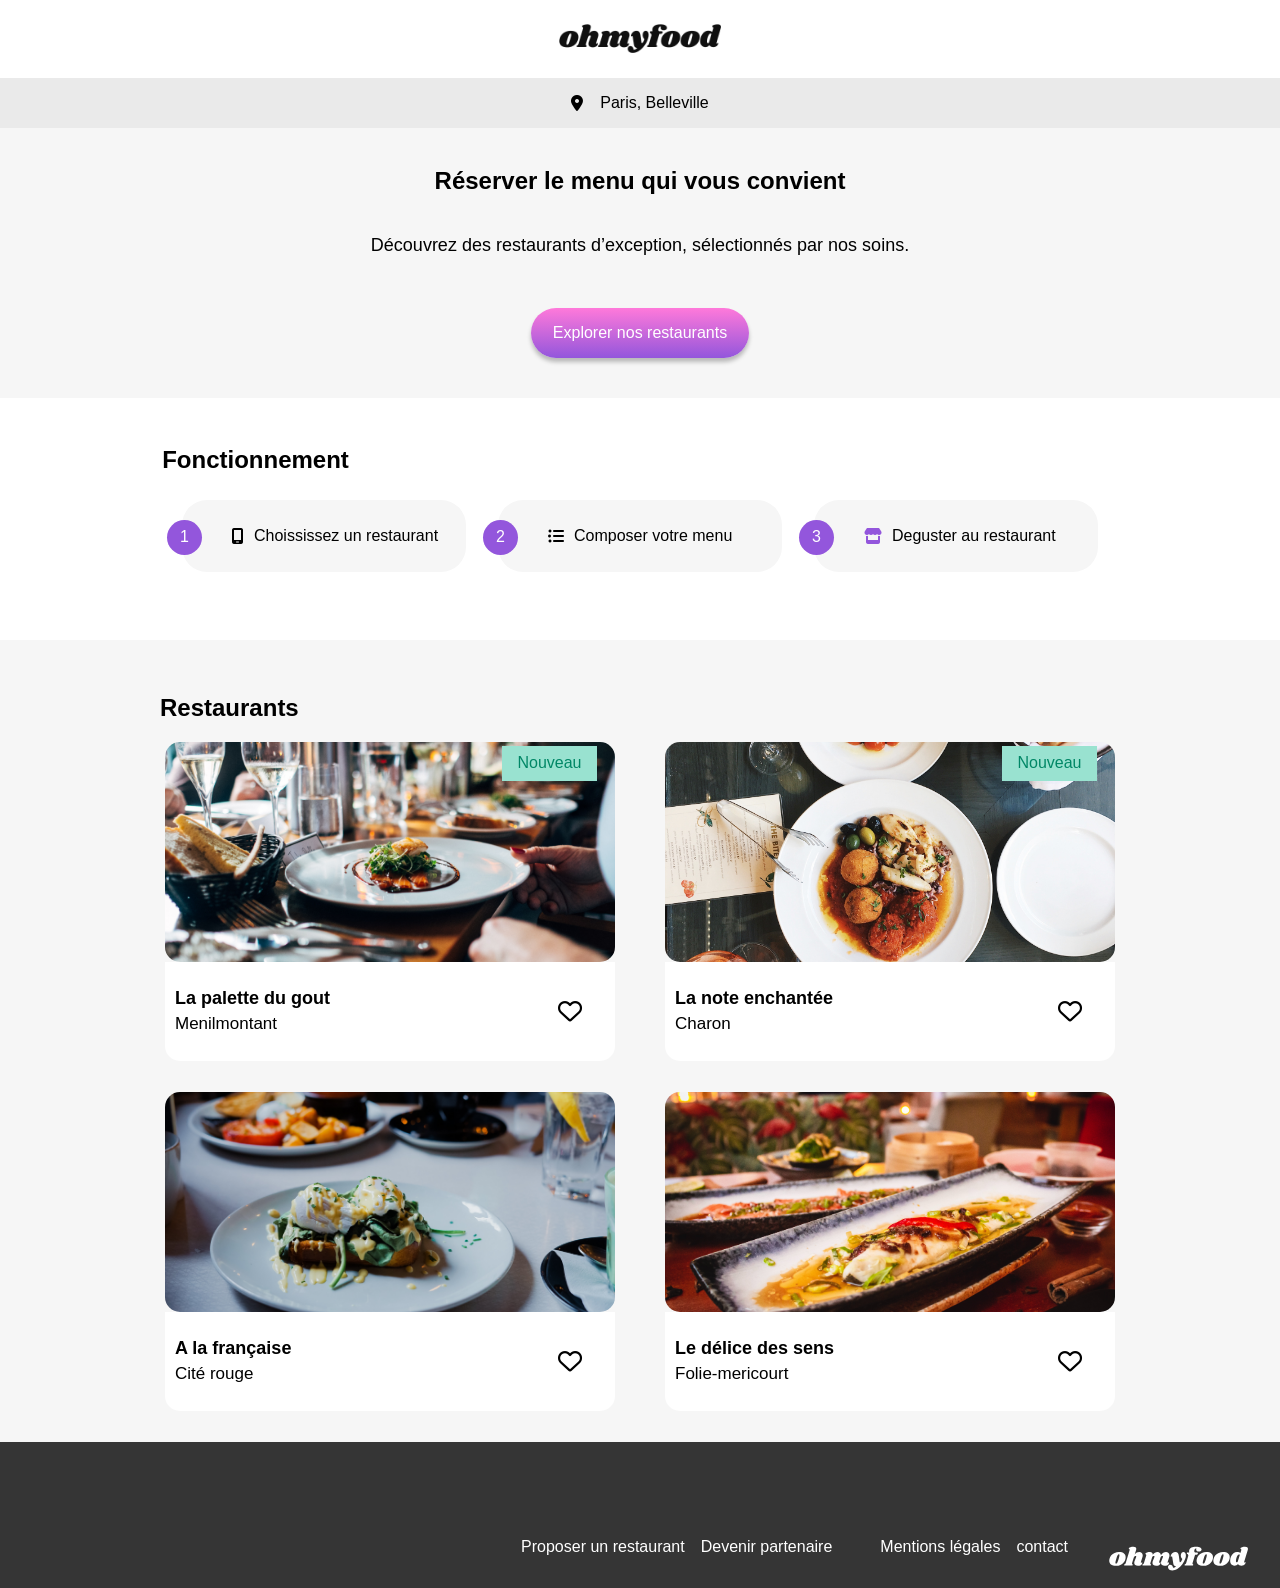
<file: index.html>
<!doctype html>
<html lang="fr">
    <head>
        <meta charset="UTF-8">
        <meta content="width=device-width, user-scalable=no, initial-scale=1.0, maximum-scale=1.0, minimum-scale=1.0"
              name="viewport">
        <meta content="ie=edge" http-equiv="X-UA-Compatible">
        <link rel="stylesheet" href="https://cdnjs.cloudflare.com/ajax/libs/font-awesome/6.2.1/css/all.min.css">
        <link href="https://fonts.googleapis.com" rel="preconnect">
        <link crossorigin href="https://fonts.gstatic.com" rel="preconnect">
        <link href="https://fonts.googleapis.com/css2?family=Lato:ital,wght@0,100;0,300;0,400;0,700;0,900;1,100;1,300;1,400;1,700;1,900&family=Manrope:wght@200..800&family=Montserrat:ital,wght@0,100..900;1,100..900&family=Roboto:ital,wght@0,100..900;1,100..900&display=swap"
              rel="stylesheet">
        <link href="css/style.css" rel="stylesheet">
        <title>OhMyFood - page principale</title>
    </head>
    <body>
       <div class="loader">
           <div class="loader__tournant"></div>
           <p>chargement...</p>
       </div>
        <header>
            <div class="header">
                <div class="header__btnRetour" hidden="hidden">Retour</div>
                <img alt="Logo princpale de PhMyFood" class="header__logo" src="images/logo/ohmyfood.png"/>
            </div>
            <div class="header__ville">
                <i class="fa-solid fa-location-dot header__ville--icon"></i>
                <p>Paris, Belleville</p>
            </div>
        </header>
        <main>
            <div class="menu">
                <h1 class="menu__title">Réserver le menu qui vous convient</h1>
                <p class="menu__description">Découvrez des restaurants d’exception, sélectionnés par nos soins.</p>
                <button class="menu__button btn-round">Explorer nos restaurants</button>
            </div>
            <section class="fonctionnement">
                <h2 class="fonctionnement__title">Fonctionnement</h2>
                <article class="fonctionnement__btn">
                    <a class="fonctionnement__btn__fonctionnement btn-round" href="#">
                        <p class="fonctionnement__btn__fonctionnement--number">1</p>
                        <i class="fa-solid fa-mobile-screen"></i>
                        <p class="fonctionnement__btn__fonctionnement--texte">Choississez un restaurant</p>
                    </a>
                    <a class="fonctionnement__btn__fonctionnement btn-round" href="#">
                        <p class="fonctionnement__btn__fonctionnement--number">2</p>
                        <i class="fa-solid fa-list-ul"></i>
                        <p class="fonctionnement__btn__fonctionnement--texte">Composer votre menu</p>
                    </a>
                    <a class="fonctionnement__btn__fonctionnement btn-round" href="#">
                        <p class="fonctionnement__btn__fonctionnement--number">3</p>
                        <i class="fa-solid fa-store fonctionnement__btn__fonctionnement--icone"></i>
                        <p class="fonctionnement__btn__fonctionnement--texte">Deguster au restaurant</p>
                    </a>
                </article>
            </section>
            <section class="restaurant">
                <div class="restaurantContainer">
                    <h2 class="restaurant__title">Restaurants</h2>
                    <article class="restaurant__vignette">
                        <div class="restaurant__vignette__column">
                            <a class="restaurant__vignette__anchor" href="restaurants/laPaletteDuGout.html">
                                <section class="restaurant__vignette__column--img--section">
                                    <img alt="Une photo d'un plat"
                                         class="restaurant__vignette__column--img"
                                         src="./images/restaurants/jay-wennington-N_Y88TWmGwA-unsplash.jpg">
                                    <div class="restaurant__vignette__column--img--nouveau">Nouveau</div>
                                </section>
                            </a>
                            <div class="restaurant__vignette__column__flexBottom">
                                <div class="restaurant__vignette__column__flexBottom--left">
                                    <h3 class="restaurant__vignette__column__flexBottom--left--title">La palette du
                                        gout</h3>
                                    <p class="restaurant__vignette__column__flexBottom--left--description">
                                        Menilmontant</p>
                                </div>
                                <div class="restaurant__vignette__column__flexBottom__right">
                                    <div class="heart-container">
                                        <i class="fa-regular fa-heart heart-empty"></i>
                                        <i class="fa-solid fa-heart heart-full"></i>
                                    </div>
                                </div>
                            </div>
                        </div>
                    </article>
                    <article class="restaurant__vignette">
                        <div class="restaurant__vignette__column">
                            <a class="restaurant__vignette__anchor" href="./restaurants/LaNoteEnchantee.html">
                                <section class="restaurant__vignette__column--img--section">
                                    <img alt="Une photo d'un plat"
                                         class="restaurant__vignette__column--img"
                                         src="./images/restaurants/stil-u2Lp8tXIcjw-unsplash.jpg">
                                    <div class="restaurant__vignette__column--img--nouveau">Nouveau</div>
                                </section>
                            </a>
                            <div class="restaurant__vignette__column__flexBottom">
                                <div class="restaurant__vignette__column__flexBottom--left">
                                    <h3 class="restaurant__vignette__column__flexBottom--left--title">La note
                                        enchantée</h3>
                                    <p class="restaurant__vignette__column__flexBottom--left--description">
                                        Charon</p>
                                </div>
                                <div class="restaurant__vignette__column__flexBottom__right">
                                    <div class="heart-container">
                                        <i class="fa-regular fa-heart heart-empty"></i>
                                        <i class="fa-solid fa-heart heart-full"></i>
                                    </div>
                                </div>
                            </div>
                        </div>
                    </article>
                    <article class="restaurant__vignette">
                        <div class="restaurant__vignette__column">
                            <a class="restaurant__vignette__anchor" href="./restaurants/aLaFrancaise.html">
                                <img alt="Une photo d'un plat"
                                     class="restaurant__vignette__column--img"
                                     src="./images/restaurants/toa-heftiba-DQKerTsQwi0-unsplash.jpg">
                            </a>
                            <div class="restaurant__vignette__column__flexBottom">
                                <div class="restaurant__vignette__column__flexBottom--left">
                                    <h3 class="restaurant__vignette__column__flexBottom--left--title">A la
                                        française</h3>
                                    <p class="restaurant__vignette__column__flexBottom--left--description">
                                        Cité rouge</p>
                                </div>
                                <div class="restaurant__vignette__column__flexBottom__right">
                                    <div class="heart-container">
                                        <i class="fa-regular fa-heart heart-empty"></i>
                                        <i class="fa-solid fa-heart heart-full"></i>
                                    </div>
                                </div>
                            </div>
                        </div>
                    </article>
                    <article class="restaurant__vignette">
                        <div class="restaurant__vignette__column">
                            <a class="restaurant__vignette__anchor" href="./restaurants/leDeliceDesSens.html">
                                <img alt="Une photo d'un plat"
                                     class="restaurant__vignette__column--img"
                                     src="./images/restaurants/louis-hansel-shotsoflouis-qNBGVyOCY8Q-unsplash.jpg">
                            </a>
                            <div class="restaurant__vignette__column__flexBottom">
                                <div class="restaurant__vignette__column__flexBottom--left">
                                    <h3 class="restaurant__vignette__column__flexBottom--left--title">Le délice des
                                        sens</h3>
                                    <p class="restaurant__vignette__column__flexBottom--left--description">
                                        Folie-mericourt</p>
                                </div>
                                <div class="restaurant__vignette__column__flexBottom__right">
                                    <div class="heart-container">
                                        <i class="fa-regular fa-heart heart-empty"></i>
                                        <i class="fa-solid fa-heart heart-full"></i>
                                    </div>
                                </div>
                            </div>
                        </div>
                    </article>
                </div>
            </section>
        </main>
        <footer>
            <section class="footer__section">
                <div class="footer__section__img"><img alt="" src="./images/logo/ohmyfood@2x.svg" style="fill:white">
                </div>
                <div class="footer__section__texte">
                    <p>Proposer un restaurant</p>
                    <p>Devenir partenaire</p>
                    <p>Mentions légales</p>
                    <p>contact</p>
                </div>
            </section>
        </footer>
    </body>
</html>
</file>
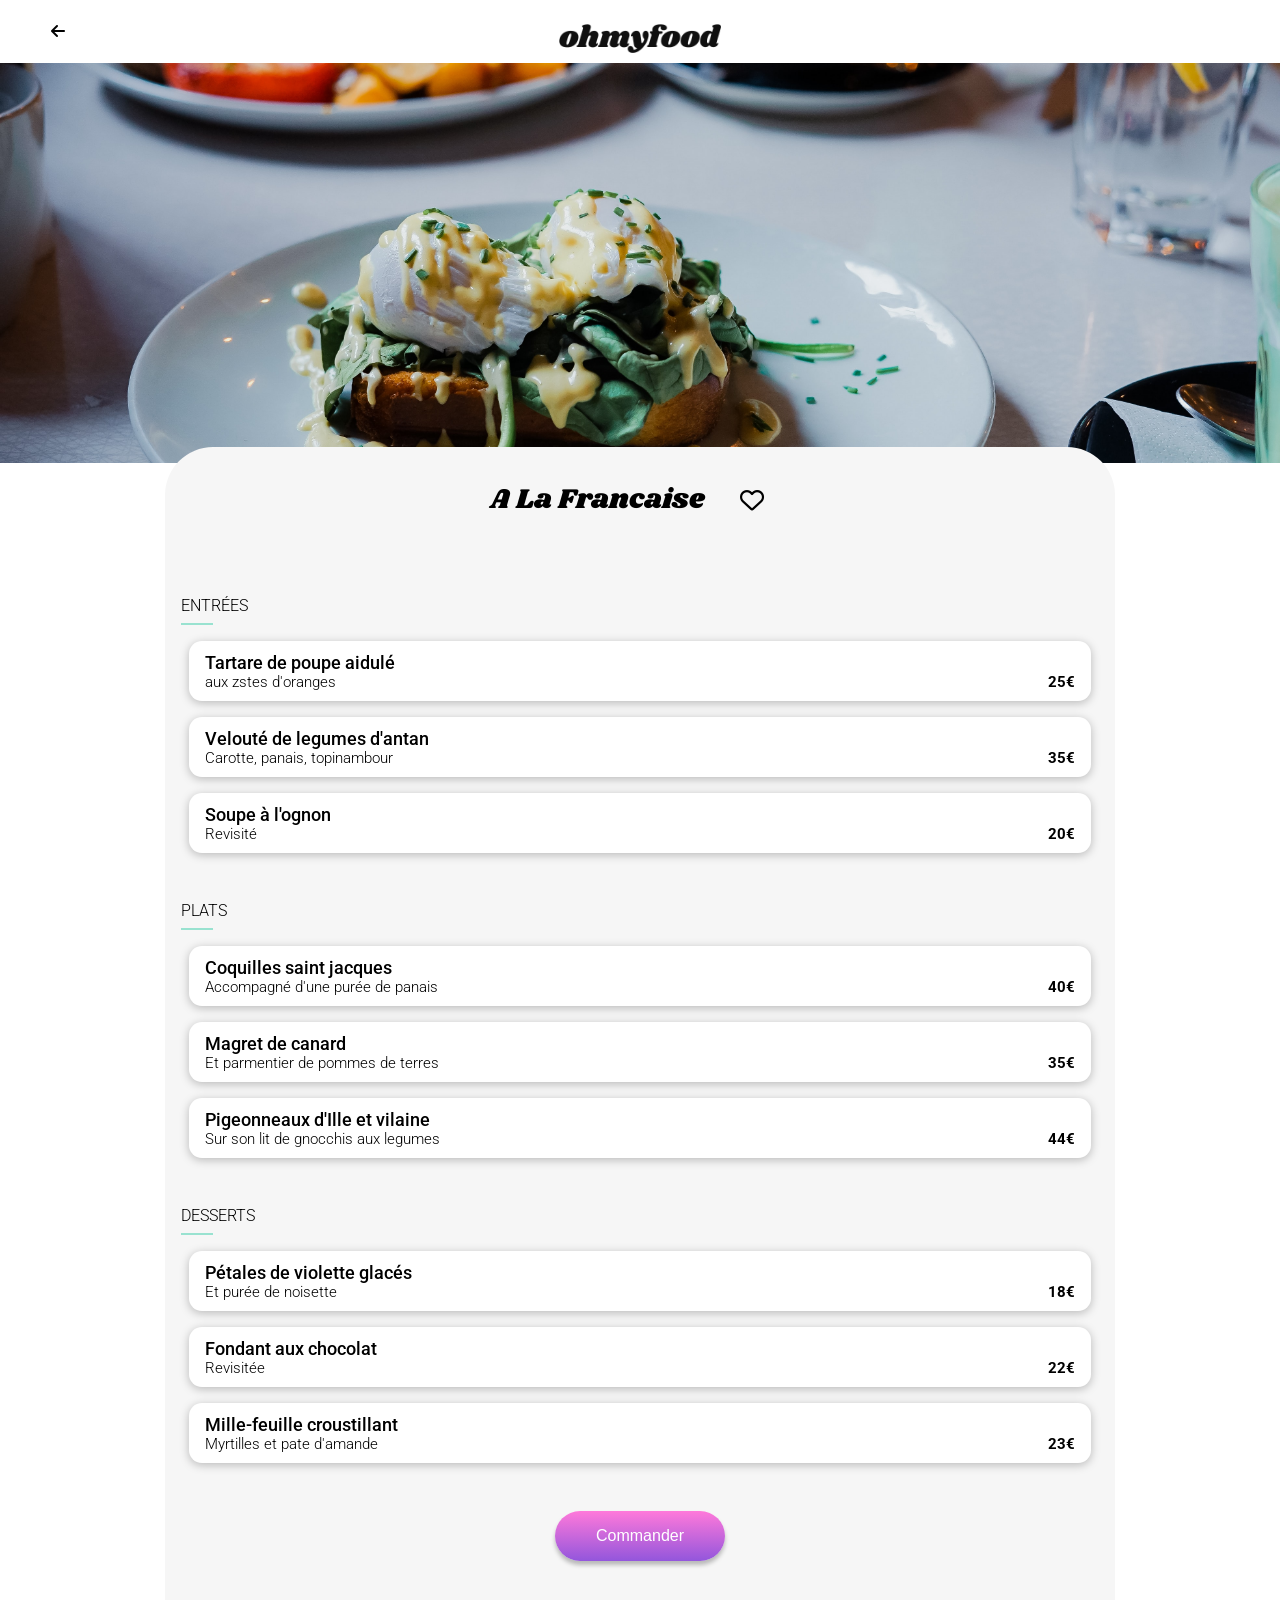
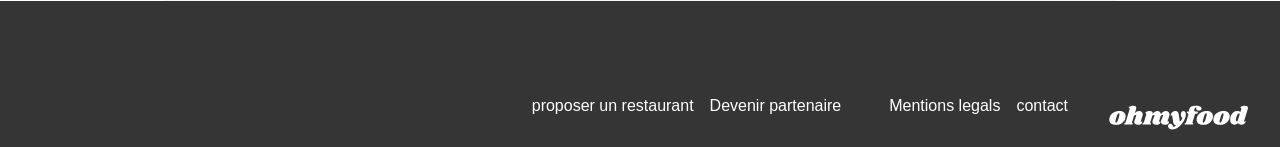
<file: restaurants/aLaFrancaise.html>
<!doctype html>
<html lang="fr">
  <head>
    <meta charset="UTF-8">
    <meta content="width=device-width, user-scalable=no, initial-scale=1.0, maximum-scale=1.0, minimum-scale=1.0"
          name="viewport">
    <meta content="ie=edge" http-equiv="X-UA-Compatible">
    <link rel="stylesheet" href="https://cdnjs.cloudflare.com/ajax/libs/font-awesome/6.2.1/css/all.min.css">
    <link href="https://fonts.googleapis.com" rel="preconnect">
    <link crossorigin href="https://fonts.gstatic.com" rel="preconnect">
    <link href="https://fonts.googleapis.com/css2?family=Lato:ital,wght@0,100;0,300;0,400;0,700;0,900;1,100;1,300;1,400;1,700;1,900&family=Manrope:wght@200..800&family=Montserrat:ital,wght@0,100..900;1,100..900&family=Roboto:ital,wght@0,100..900;1,100..900&display=swap"
          rel="stylesheet">
    <link href="https://fonts.googleapis.com" rel="preconnect">
    <link crossorigin href="https://fonts.gstatic.com" rel="preconnect">
    <link href="https://fonts.googleapis.com/css2?family=Lato:ital,wght@0,100;0,300;0,400;0,700;0,900;1,100;1,300;1,400;1,700;1,900&family=Manrope:wght@200..800&family=Montserrat:ital,wght@0,100..900;1,100..900&family=Roboto:ital,wght@0,100..900;1,100..900&family=Shrikhand&display=swap"
          rel="stylesheet">
    <link href="../css/style.css" rel="stylesheet">
    <title>OhMyFood - restauraznt - A la Française</title>
  </head>
  <body>
    <header>
      <div class="header">
        <div class="header__btnRetour"><a href="../index.html"><i class="fa-solid fa-arrow-left"></i></a></div>
        <img alt="Logo princpale de PhMyFood" class="header__logo" src="../images/logo/ohmyfood.png"/>
      </div>
    </header>
    <main>
      <section class="container">
        <div class="container__image">
          <img alt="La Palette du Gout" src="../images/restaurants/toa-heftiba-DQKerTsQwi0-unsplash.jpg">
        </div>
      </section>
      <section class="container__type">
        <article class="container__type__titre">
          <h1 class="container__type__titre__menu">A La Francaise</h1>
          <div class="container__type__titre__like">
            <div class="heart-container">
              <i class="fa-regular fa-heart heart-empty"></i>
              <i class="fa-solid fa-heart heart-full"></i>
            </div>
          </div>
        </article>
        <article class="container__type__menu">
          <div class="container__type__menu__titre">
            <div class="container__type__menu__titre--titre">ENTRÉES</div>
            <div class="container__type__menu__titre--ligne"></div>
          </div>
          <div class="container__type__menu__details btn-round">
            <div class="container__type__menu__details__recette">
              <div class="container__type__menu__details__recette--titre">Tartare de poupe aidulé</div>
              <div class="container__type__menu__details__recette--detailRecette">aux zstes d'oranges
              </div>
            </div>
            <div class="container__type__menu__details__recette--prix">
              <div class="container__type__menu__details__recette--prix--valeur">25€</div>
              <div class="container__type__menu__details__recette--prix--hover"><i
                      class="fa-solid fa-circle-check container__type__menu__details__recette--prix--hover--icone"></i>
              </div>
            </div>
          </div>
          <div class="container__type__menu__details btn-round">
            <div class="container__type__menu__details__recette">
              <div class="container__type__menu__details__recette--titre">Velouté de legumes d'antan</div>
              <div class="container__type__menu__details__recette--detailRecette">Carotte, panais, topinambour
              </div>
            </div>
            <div class="container__type__menu__details__recette--prix">
              <div class="container__type__menu__details__recette--prix--valeur">35€</div>
              <div class="container__type__menu__details__recette--prix--hover"><i
                      class="fa-solid fa-circle-check container__type__menu__details__recette--prix--hover--icone"></i>
              </div>
            </div>
          </div>
          <div class="container__type__menu__details btn-round">
            <div class="container__type__menu__details__recette">
              <div class="container__type__menu__details__recette--titre">Soupe à l'ognon</div>
              <div class="container__type__menu__details__recette--detailRecette">Revisité
              </div>
            </div>
            <div class="container__type__menu__details__recette--prix">
              <div class="container__type__menu__details__recette--prix--valeur">20€</div>
              <div class="container__type__menu__details__recette--prix--hover"><i
                      class="fa-solid fa-circle-check container__type__menu__details__recette--prix--hover--icone"></i>
              </div>
            </div>
          </div>
        </article>
        <article class="container__type__menu">
          <div class="container__type__menu__titre">
            <div class="container__type__menu__titre--titre">PLATS</div>
            <div class="container__type__menu__titre--ligne"></div>
          </div>
          <div class="container__type__menu__details btn-round">
            <div class="container__type__menu__details__recette">
              <div class="container__type__menu__details__recette--titre">Coquilles saint jacques
              </div>
              <div class="container__type__menu__details__recette--detailRecette">Accompagné d'une purée de panais
              </div>
            </div>
            <div class="container__type__menu__details__recette--prix">
              <div class="container__type__menu__details__recette--prix--valeur">40€</div>
              <div class="container__type__menu__details__recette--prix--hover"><i
                      class="fa-solid fa-circle-check container__type__menu__details__recette--prix--hover--icone"></i>
              </div>
            </div>
          </div>
          <div class="container__type__menu__details btn-round">
            <div class="container__type__menu__details__recette">
              <div class="container__type__menu__details__recette--titre">Magret de canard</div>
              <div class="container__type__menu__details__recette--detailRecette">Et parmentier de pommes de terres
              </div>
            </div>
            <div class="container__type__menu__details__recette--prix">
              <div class="container__type__menu__details__recette--prix--valeur">35€</div>
              <div class="container__type__menu__details__recette--prix--hover"><i
                      class="fa-solid fa-circle-check container__type__menu__details__recette--prix--hover--icone"></i>
              </div>
            </div>
          </div>
          <div class="container__type__menu__details btn-round">
            <div class="container__type__menu__details__recette">
              <div class="container__type__menu__details__recette--titre">Pigeonneaux d'Ille et vilaine</div>
              <div class="container__type__menu__details__recette--detailRecette">Sur son lit de gnocchis aux legumes
              </div>
            </div>
            <div class="container__type__menu__details__recette--prix">
              <div class="container__type__menu__details__recette--prix--valeur">44€</div>
              <div class="container__type__menu__details__recette--prix--hover"><i
                      class="fa-solid fa-circle-check container__type__menu__details__recette--prix--hover--icone"></i>
              </div>
            </div>
          </div>
        </article>
        <article class="container__type__menu">
          <div class="container__type__menu__titre">
            <div class="container__type__menu__titre--titre">DESSERTS</div>
            <div class="container__type__menu__titre--ligne"></div>
          </div>
          <div class="container__type__menu__details btn-round">
            <div class="container__type__menu__details__recette">
              <div class="container__type__menu__details__recette--titre">Pétales de violette glacés
              </div>
              <div class="container__type__menu__details__recette--detailRecette">Et purée de noisette
              </div>
            </div>
            <div class="container__type__menu__details__recette--prix">
              <div class="container__type__menu__details__recette--prix--valeur">18€</div>
              <div class="container__type__menu__details__recette--prix--hover"><i
                      class="fa-solid fa-circle-check container__type__menu__details__recette--prix--hover--icone"></i>
              </div>
            </div>
          </div>
          <div class="container__type__menu__details btn-round">
            <div class="container__type__menu__details__recette">
              <div class="container__type__menu__details__recette--titre">Fondant aux chocolat</div>
              <div class="container__type__menu__details__recette--detailRecette">Revisitée
              </div>
            </div>
            <div class="container__type__menu__details__recette--prix">
              <div class="container__type__menu__details__recette--prix--valeur">22€</div>
              <div class="container__type__menu__details__recette--prix--hover"><i
                      class="fa-solid fa-circle-check container__type__menu__details__recette--prix--hover--icone"></i>
              </div>
            </div>
          </div>
          <div class="container__type__menu__details btn-round">
            <div class="container__type__menu__details__recette">
              <div class="container__type__menu__details__recette--titre">Mille-feuille croustillant</div>
              <div class="container__type__menu__details__recette--detailRecette">Myrtilles et pate d'amande
              </div>
            </div>
            <div class="container__type__menu__details__recette--prix">
              <div class="container__type__menu__details__recette--prix--valeur">23€</div>
              <div class="container__type__menu__details__recette--prix--hover"><i
                      class="fa-solid fa-circle-check container__type__menu__details__recette--prix--hover--icone"></i>
              </div>
            </div>
          </div>
        </article>
        <button class="menu__button menu__button__commander btn-round margin-auto">Commander</button>
      </section>
    </main>
    <footer>
      <section class="footer__section">
        <div class="footer__section__img"><img alt="" src="../images/logo/ohmyfood@2x.svg">
        </div>
        <div class="footer__section__texte">
          <p>proposer un restaurant</p>
          <p>Devenir partenaire</p>
          <p>Mentions legals</p>
          <p>contact</p>
        </div>
      </section>
    </footer>
  </body>
</html>
</file>
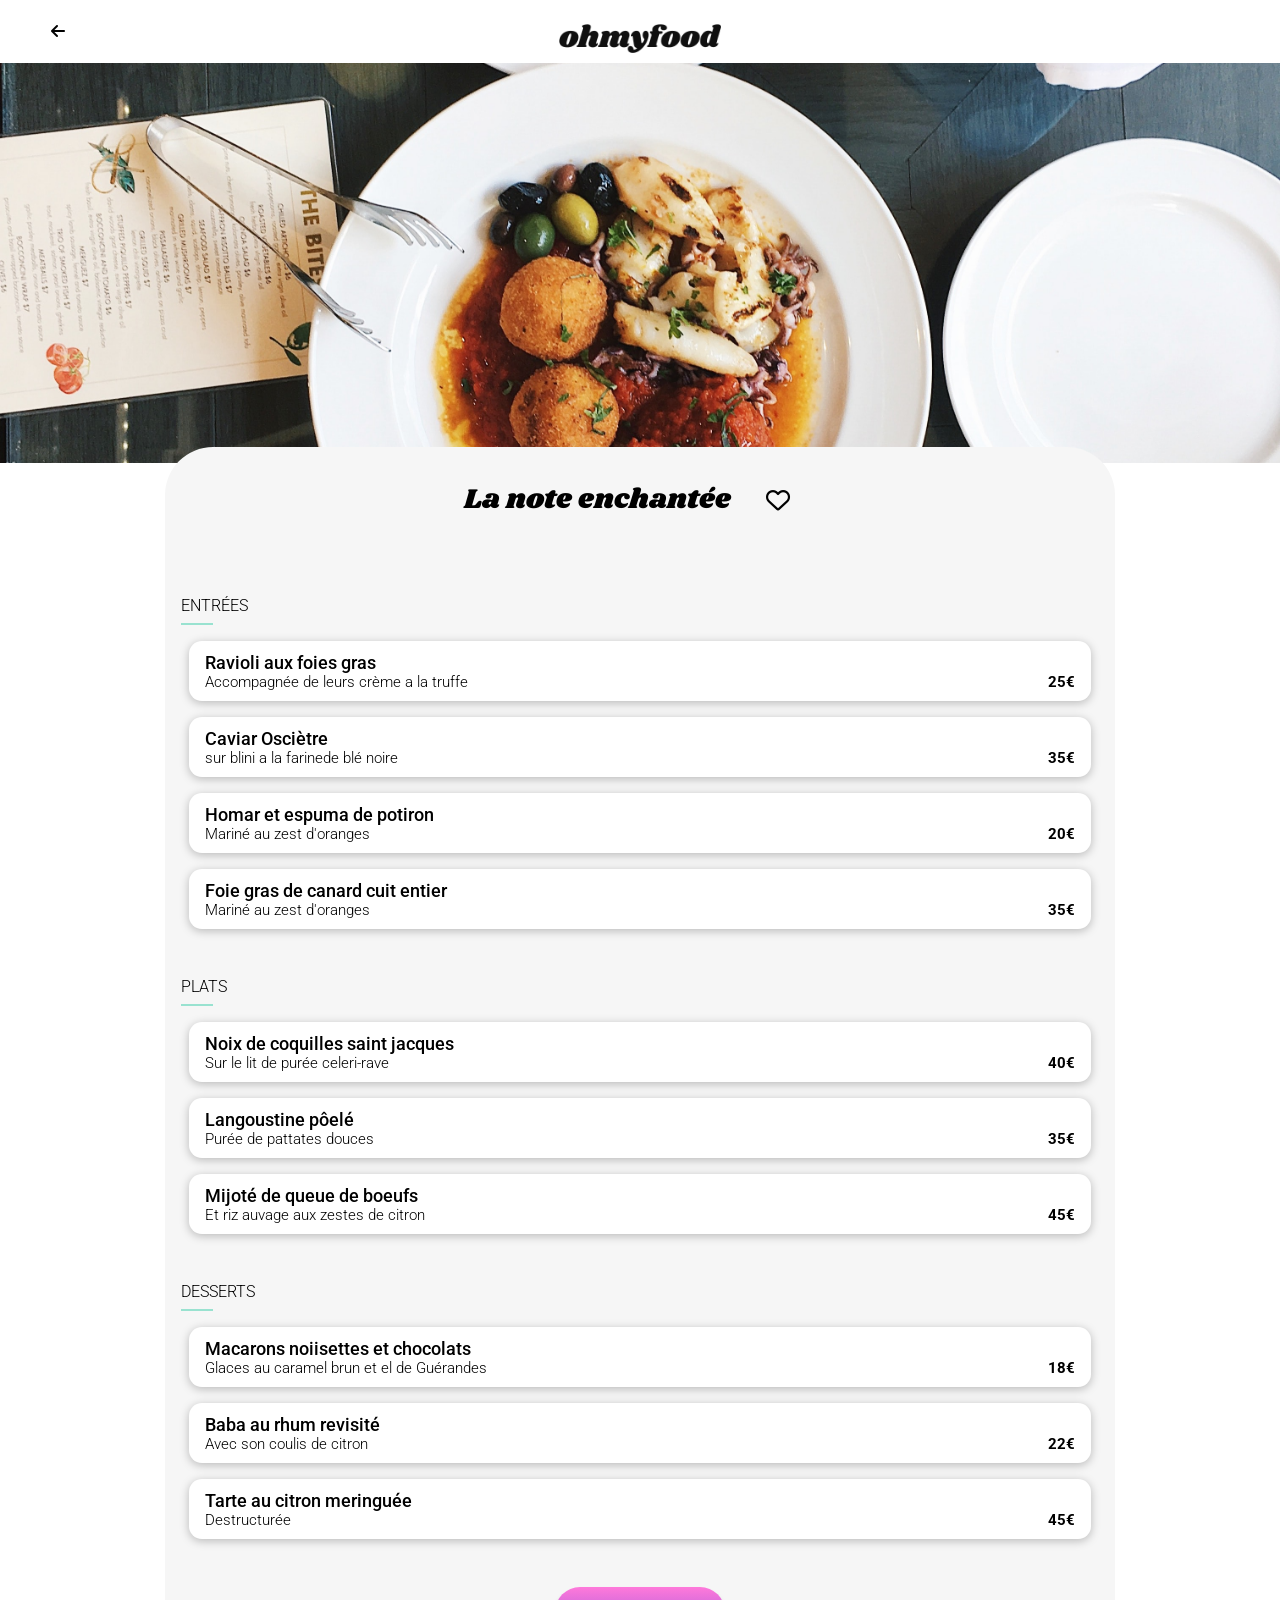
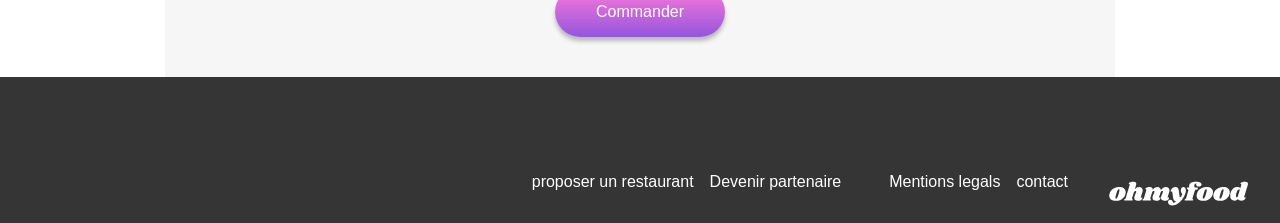
<file: restaurants/LaNoteEnchantee.html>
<!doctype html>
<html lang="fr">
    <head>
        <meta charset="UTF-8">
        <meta content="width=device-width, user-scalable=no, initial-scale=1.0, maximum-scale=1.0, minimum-scale=1.0"
              name="viewport">
        <meta content="ie=edge" http-equiv="X-UA-Compatible">
        <link rel="stylesheet" href="https://cdnjs.cloudflare.com/ajax/libs/font-awesome/6.2.1/css/all.min.css">
        <link href="https://fonts.googleapis.com" rel="preconnect">
        <link crossorigin href="https://fonts.gstatic.com" rel="preconnect">
        <link href="https://fonts.googleapis.com/css2?family=Lato:ital,wght@0,100;0,300;0,400;0,700;0,900;1,100;1,300;1,400;1,700;1,900&family=Manrope:wght@200..800&family=Montserrat:ital,wght@0,100..900;1,100..900&family=Roboto:ital,wght@0,100..900;1,100..900&display=swap"
              rel="stylesheet">
        <link href="https://fonts.googleapis.com" rel="preconnect">
        <link crossorigin href="https://fonts.gstatic.com" rel="preconnect">
        <link href="https://fonts.googleapis.com/css2?family=Lato:ital,wght@0,100;0,300;0,400;0,700;0,900;1,100;1,300;1,400;1,700;1,900&family=Manrope:wght@200..800&family=Montserrat:ital,wght@0,100..900;1,100..900&family=Roboto:ital,wght@0,100..900;1,100..900&family=Shrikhand&display=swap"
              rel="stylesheet">
        <link href="../css/style.css" rel="stylesheet">
        <title>OhMyFood - restauraznt - La note enchantée</title>
    </head>
    <body>
        <header>
            <div class="header">
                <div class="header__btnRetour"><a href="../index.html"><i class="fa-solid fa-arrow-left"></i></a></div>
                <img alt="Logo princpale de PhMyFood" class="header__logo" src="../images/logo/ohmyfood.png"/>
            </div>
        </header>
        <main>
            <section class="container">
                <div class="container__image">
                    <img alt="La Palette du Gout" src="../images/restaurants/stil-u2Lp8tXIcjw-unsplash.jpg">
                </div>
            </section>
            <section class="container__type">
                <article class="container__type__titre">
                    <h1 class="container__type__titre__menu">La note enchantée</h1>
                    <div class="container__type__titre__like">
                        <div class="heart-container">
                            <i class="fa-regular fa-heart heart-empty"></i>
                            <i class="fa-solid fa-heart heart-full"></i>
                        </div>
                    </div>
                </article>
                <article class="container__type__menu">
                    <div class="container__type__menu__titre">
                        <div class="container__type__menu__titre--titre">ENTRÉES</div>
                        <div class="container__type__menu__titre--ligne"></div>
                    </div>
                    <div class="container__type__menu__details btn-round">
                        <div class="container__type__menu__details__recette">
                            <div class="container__type__menu__details__recette--titre">Ravioli aux foies gras</div>
                            <div class="container__type__menu__details__recette--detailRecette">Accompagnée de leurs
                                crème a la truffe
                            </div>
                        </div>
                        <div class="container__type__menu__details__recette--prix">
                            <div class="container__type__menu__details__recette--prix--valeur">25€</div>
                            <div class="container__type__menu__details__recette--prix--hover"><i
                                    class="fa-solid fa-circle-check container__type__menu__details__recette--prix--hover--icone"></i>
                            </div>
                        </div>
                    </div>
                    <div class="container__type__menu__details btn-round">
                        <div class="container__type__menu__details__recette">
                            <div class="container__type__menu__details__recette--titre">Caviar Osciètre</div>
                            <div class="container__type__menu__details__recette--detailRecette">sur blini a la farinede
                                blé noire
                            </div>
                        </div>
                        <div class="container__type__menu__details__recette--prix">
                            <div class="container__type__menu__details__recette--prix--valeur">35€</div>
                            <div class="container__type__menu__details__recette--prix--hover"><i
                                    class="fa-solid fa-circle-check container__type__menu__details__recette--prix--hover--icone"></i>
                            </div>
                        </div>
                    </div>
                    <div class="container__type__menu__details btn-round">
                        <div class="container__type__menu__details__recette">
                            <div class="container__type__menu__details__recette--titre">Homar et espuma de potiron</div>
                            <div class="container__type__menu__details__recette--detailRecette">Mariné au zest d'oranges
                            </div>
                        </div>
                        <div class="container__type__menu__details__recette--prix">
                            <div class="container__type__menu__details__recette--prix--valeur">20€</div>
                            <div class="container__type__menu__details__recette--prix--hover"><i
                                    class="fa-solid fa-circle-check container__type__menu__details__recette--prix--hover--icone"></i>
                            </div>
                        </div>
                    </div>
                    <div class="container__type__menu__details btn-round">
                        <div class="container__type__menu__details__recette">
                            <div class="container__type__menu__details__recette--titre">Foie gras de canard cuit
                                entier
                            </div>
                            <div class="container__type__menu__details__recette--detailRecette">Mariné au zest d'oranges
                            </div>
                        </div>
                        <div class="container__type__menu__details__recette--prix">
                            <div class="container__type__menu__details__recette--prix--valeur">35€</div>
                            <div class="container__type__menu__details__recette--prix--hover"><i
                                    class="fa-solid fa-circle-check container__type__menu__details__recette--prix--hover--icone"></i>
                            </div>
                        </div>
                    </div>
                </article>
                <article class="container__type__menu">
                    <div class="container__type__menu__titre">
                        <div class="container__type__menu__titre--titre">PLATS</div>
                        <div class="container__type__menu__titre--ligne"></div>
                    </div>
                    <div class="container__type__menu__details btn-round">
                        <div class="container__type__menu__details__recette">
                            <div class="container__type__menu__details__recette--titre">Noix de coquilles saint
                                jacques
                            </div>
                            <div class="container__type__menu__details__recette--detailRecette">Sur le lit de purée
                                celeri-rave
                            </div>
                        </div>
                        <div class="container__type__menu__details__recette--prix">
                            <div class="container__type__menu__details__recette--prix--valeur">40€</div>
                            <div class="container__type__menu__details__recette--prix--hover"><i
                                    class="fa-solid fa-circle-check container__type__menu__details__recette--prix--hover--icone"></i>
                            </div>
                        </div>
                    </div>
                    <div class="container__type__menu__details btn-round">
                        <div class="container__type__menu__details__recette">
                            <div class="container__type__menu__details__recette--titre">Langoustine pôelé</div>
                            <div class="container__type__menu__details__recette--detailRecette">Purée de pattates douces
                            </div>
                        </div>
                        <div class="container__type__menu__details__recette--prix">
                            <div class="container__type__menu__details__recette--prix--valeur">35€</div>
                            <div class="container__type__menu__details__recette--prix--hover"><i
                                    class="fa-solid fa-circle-check container__type__menu__details__recette--prix--hover--icone"></i>
                            </div>
                        </div>
                    </div>
                    <div class="container__type__menu__details btn-round">
                        <div class="container__type__menu__details__recette">
                            <div class="container__type__menu__details__recette--titre">Mijoté de queue de boeufs</div>
                            <div class="container__type__menu__details__recette--detailRecette">Et riz auvage aux zestes
                                de citron
                            </div>
                        </div>
                        <div class="container__type__menu__details__recette--prix">
                            <div class="container__type__menu__details__recette--prix--valeur">45€</div>
                            <div class="container__type__menu__details__recette--prix--hover"><i
                                    class="fa-solid fa-circle-check container__type__menu__details__recette--prix--hover--icone"></i>
                            </div>
                        </div>
                    </div>
                </article>
                <article class="container__type__menu">
                    <div class="container__type__menu__titre">
                        <div class="container__type__menu__titre--titre">DESSERTS</div>
                        <div class="container__type__menu__titre--ligne"></div>
                    </div>
                    <div class="container__type__menu__details btn-round">
                        <div class="container__type__menu__details__recette">
                            <div class="container__type__menu__details__recette--titre">Macarons noiisettes et
                                chocolats
                            </div>
                            <div class="container__type__menu__details__recette--detailRecette">Glaces au caramel brun
                                et el de Guérandes
                            </div>
                        </div>
                        <div class="container__type__menu__details__recette--prix">
                            <div class="container__type__menu__details__recette--prix--valeur">18€</div>
                            <div class="container__type__menu__details__recette--prix--hover"><i
                                    class="fa-solid fa-circle-check container__type__menu__details__recette--prix--hover--icone"></i>
                            </div>
                        </div>
                    </div>
                    <div class="container__type__menu__details btn-round">
                        <div class="container__type__menu__details__recette">
                            <div class="container__type__menu__details__recette--titre">Baba au rhum revisité</div>
                            <div class="container__type__menu__details__recette--detailRecette">Avec son coulis de
                                citron
                            </div>
                        </div>
                        <div class="container__type__menu__details__recette--prix">
                            <div class="container__type__menu__details__recette--prix--valeur">22€</div>
                            <div class="container__type__menu__details__recette--prix--hover"><i
                                    class="fa-solid fa-circle-check container__type__menu__details__recette--prix--hover--icone"></i>
                            </div>
                        </div>
                    </div>
                    <div class="container__type__menu__details btn-round">
                        <div class="container__type__menu__details__recette">
                            <div class="container__type__menu__details__recette--titre">Tarte au citron meringuée</div>
                            <div class="container__type__menu__details__recette--detailRecette">Destructurée
                            </div>
                        </div>
                        <div class="container__type__menu__details__recette--prix">
                            <div class="container__type__menu__details__recette--prix--valeur">45€</div>
                            <div class="container__type__menu__details__recette--prix--hover"><i
                                    class="fa-solid fa-circle-check container__type__menu__details__recette--prix--hover--icone"></i>
                            </div>
                        </div>
                    </div>
                </article>
                <button class="menu__button menu__button__commander btn-round margin-auto">Commander</button>
            </section>
        </main>
        <footer>
            <section class="footer__section">
                <div class="footer__section__img"><img alt="" src="../images/logo/ohmyfood@2x.svg">
                </div>
                <div class="footer__section__texte">
                    <p>proposer un restaurant</p>
                    <p>Devenir partenaire</p>
                    <p>Mentions legals</p>
                    <p>contact</p>
                </div>
            </section>
        </footer>
    </body>
</html>
</file>
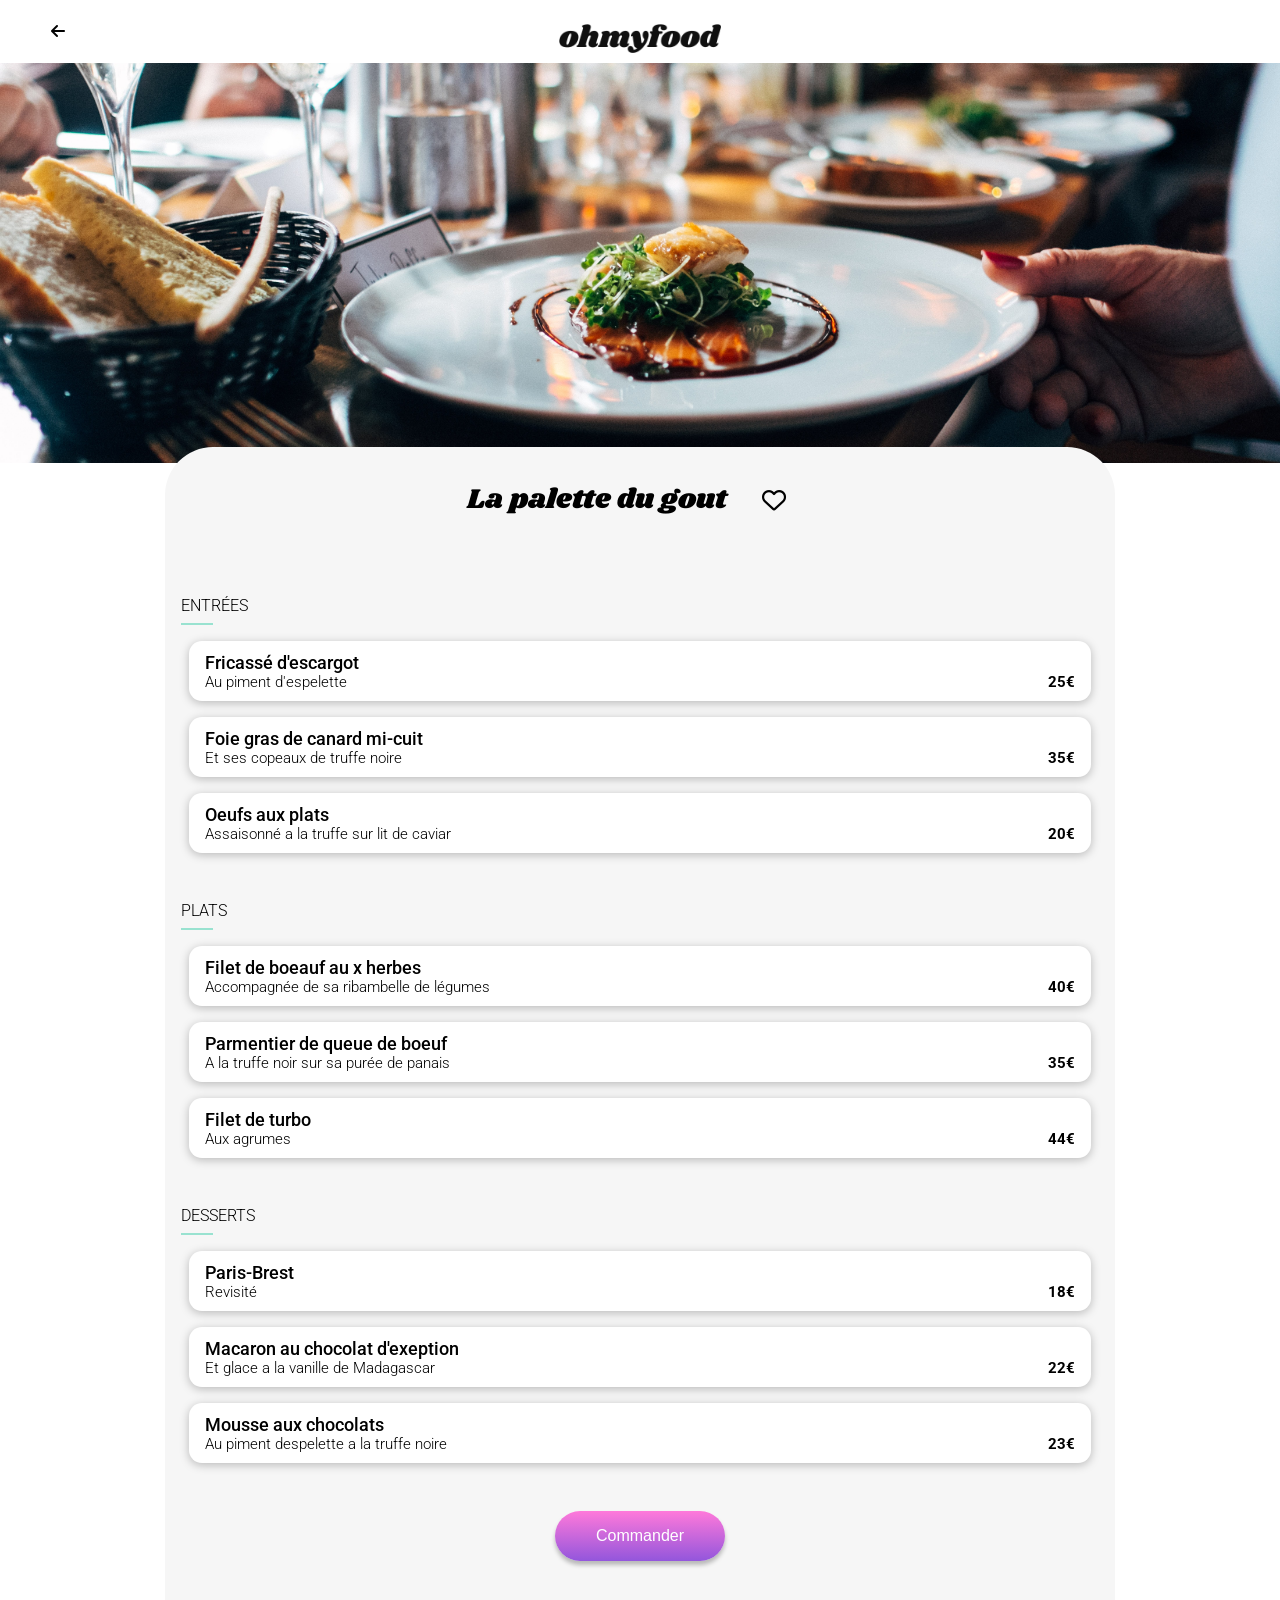
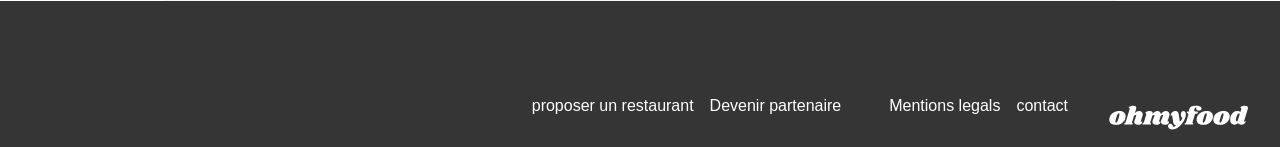
<file: restaurants/laPaletteDuGout.html>
<!doctype html>
<html lang="fr">
  <head>
    <meta charset="UTF-8">
    <meta content="width=device-width, user-scalable=no, initial-scale=1.0, maximum-scale=1.0, minimum-scale=1.0"
          name="viewport">
    <meta content="ie=edge" http-equiv="X-UA-Compatible">
    <link rel="stylesheet" href="https://cdnjs.cloudflare.com/ajax/libs/font-awesome/6.2.1/css/all.min.css">
    <link href="https://fonts.googleapis.com" rel="preconnect">
    <link crossorigin href="https://fonts.gstatic.com" rel="preconnect">
    <link href="https://fonts.googleapis.com/css2?family=Lato:ital,wght@0,100;0,300;0,400;0,700;0,900;1,100;1,300;1,400;1,700;1,900&family=Manrope:wght@200..800&family=Montserrat:ital,wght@0,100..900;1,100..900&family=Roboto:ital,wght@0,100..900;1,100..900&display=swap"
          rel="stylesheet">
    <link href="https://fonts.googleapis.com" rel="preconnect">
    <link crossorigin href="https://fonts.gstatic.com" rel="preconnect">
    <link href="https://fonts.googleapis.com/css2?family=Lato:ital,wght@0,100;0,300;0,400;0,700;0,900;1,100;1,300;1,400;1,700;1,900&family=Manrope:wght@200..800&family=Montserrat:ital,wght@0,100..900;1,100..900&family=Roboto:ital,wght@0,100..900;1,100..900&family=Shrikhand&display=swap"
          rel="stylesheet">
    <link href="../css/style.css" rel="stylesheet">
    <title>OhMyFood - restauraznt - La palette du gout</title>
  </head>
  <body>
    <header>
      <div class="header">
        <div class="header__btnRetour"><a href="../index.html"><i class="fa-solid fa-arrow-left"></i></a></div>
        <img alt="Logo princpale de PhMyFood" class="header__logo" src="../images/logo/ohmyfood.png"/>
      </div>
    </header>
    <main>
      <section class="container">
        <div class="container__image">
          <img alt="La Palette du Gout" src="../images/restaurants/jay-wennington-N_Y88TWmGwA-unsplash.jpg">
        </div>
      </section>
      <section class="container__type">
        <article class="container__type__titre">
          <h1 class="container__type__titre__menu">La palette du gout</h1>
          <div class="container__type__titre__like">
            <div class="heart-container">
              <i class="fa-regular fa-heart heart-empty"></i>
              <i class="fa-solid fa-heart heart-full"></i>
            </div>
          </div>
        </article>
        <article class="container__type__menu">
          <div class="container__type__menu__titre">
            <div class="container__type__menu__titre--titre">ENTRÉES</div>
            <div class="container__type__menu__titre--ligne"></div>
          </div>
          <div class="container__type__menu__details btn-round">
            <div class="container__type__menu__details__recette">
              <div class="container__type__menu__details__recette--titre">Fricassé d'escargot</div>
              <div class="container__type__menu__details__recette--detailRecette">Au piment d'espelette
              </div>
            </div>
            <div class="container__type__menu__details__recette--prix">
              <div class="container__type__menu__details__recette--prix--valeur">25€</div>
              <div class="container__type__menu__details__recette--prix--hover"><i
                      class="fa-solid fa-circle-check container__type__menu__details__recette--prix--hover--icone"></i>
              </div>
            </div>
          </div>
          <div class="container__type__menu__details btn-round">
            <div class="container__type__menu__details__recette">
              <div class="container__type__menu__details__recette--titre">Foie gras de canard mi-cuit</div>
              <div class="container__type__menu__details__recette--detailRecette">Et ses copeaux de truffe noire
              </div>
            </div>
            <div class="container__type__menu__details__recette--prix">
              <div class="container__type__menu__details__recette--prix--valeur">35€</div>
              <div class="container__type__menu__details__recette--prix--hover"><i
                      class="fa-solid fa-circle-check container__type__menu__details__recette--prix--hover--icone"></i>
              </div>
            </div>
          </div>
          <div class="container__type__menu__details btn-round">
            <div class="container__type__menu__details__recette">
              <div class="container__type__menu__details__recette--titre">Oeufs aux plats</div>
              <div class="container__type__menu__details__recette--detailRecette">Assaisonné a la truffe sur lit de caviar
              </div>
            </div>
            <div class="container__type__menu__details__recette--prix">
              <div class="container__type__menu__details__recette--prix--valeur">20€</div>
              <div class="container__type__menu__details__recette--prix--hover"><i
                      class="fa-solid fa-circle-check container__type__menu__details__recette--prix--hover--icone"></i>
              </div>
            </div>
          </div>
        </article>
        <article class="container__type__menu">
          <div class="container__type__menu__titre">
            <div class="container__type__menu__titre--titre">PLATS</div>
            <div class="container__type__menu__titre--ligne"></div>
          </div>
          <div class="container__type__menu__details btn-round">
            <div class="container__type__menu__details__recette">
              <div class="container__type__menu__details__recette--titre">Filet de boeauf au x herbes
              </div>
              <div class="container__type__menu__details__recette--detailRecette">Accompagnée de sa ribambelle de légumes
              </div>
            </div>
            <div class="container__type__menu__details__recette--prix">
              <div class="container__type__menu__details__recette--prix--valeur">40€</div>
              <div class="container__type__menu__details__recette--prix--hover"><i
                      class="fa-solid fa-circle-check container__type__menu__details__recette--prix--hover--icone"></i>
              </div>
            </div>
          </div>
          <div class="container__type__menu__details btn-round">
            <div class="container__type__menu__details__recette">
              <div class="container__type__menu__details__recette--titre">Parmentier de queue de boeuf</div>
              <div class="container__type__menu__details__recette--detailRecette">A la truffe noir sur sa purée de panais
              </div>
            </div>
            <div class="container__type__menu__details__recette--prix">
              <div class="container__type__menu__details__recette--prix--valeur">35€</div>
              <div class="container__type__menu__details__recette--prix--hover"><i
                      class="fa-solid fa-circle-check container__type__menu__details__recette--prix--hover--icone"></i>
              </div>
            </div>
          </div>
          <div class="container__type__menu__details btn-round">
            <div class="container__type__menu__details__recette">
              <div class="container__type__menu__details__recette--titre">Filet de turbo</div>
              <div class="container__type__menu__details__recette--detailRecette">Aux agrumes
              </div>
            </div>
            <div class="container__type__menu__details__recette--prix">
              <div class="container__type__menu__details__recette--prix--valeur">44€</div>
              <div class="container__type__menu__details__recette--prix--hover"><i
                      class="fa-solid fa-circle-check container__type__menu__details__recette--prix--hover--icone"></i>
              </div>
            </div>
          </div>
        </article>
        <article class="container__type__menu">
          <div class="container__type__menu__titre">
            <div class="container__type__menu__titre--titre">DESSERTS</div>
            <div class="container__type__menu__titre--ligne"></div>
          </div>
          <div class="container__type__menu__details btn-round">
            <div class="container__type__menu__details__recette">
              <div class="container__type__menu__details__recette--titre">Paris-Brest
              </div>
              <div class="container__type__menu__details__recette--detailRecette">Revisité
              </div>
            </div>
            <div class="container__type__menu__details__recette--prix">
              <div class="container__type__menu__details__recette--prix--valeur">18€</div>
              <div class="container__type__menu__details__recette--prix--hover"><i
                      class="fa-solid fa-circle-check container__type__menu__details__recette--prix--hover--icone"></i>
              </div>
            </div>
          </div>
          <div class="container__type__menu__details btn-round">
            <div class="container__type__menu__details__recette">
              <div class="container__type__menu__details__recette--titre">Macaron au chocolat d'exeption</div>
              <div class="container__type__menu__details__recette--detailRecette">Et glace a la vanille de Madagascar
              </div>
            </div>
            <div class="container__type__menu__details__recette--prix">
              <div class="container__type__menu__details__recette--prix--valeur">22€</div>
              <div class="container__type__menu__details__recette--prix--hover"><i
                      class="fa-solid fa-circle-check container__type__menu__details__recette--prix--hover--icone"></i>
              </div>
            </div>
          </div>
          <div class="container__type__menu__details btn-round">
            <div class="container__type__menu__details__recette">
              <div class="container__type__menu__details__recette--titre">Mousse aux chocolats</div>
              <div class="container__type__menu__details__recette--detailRecette">Au piment despelette a la truffe noire
              </div>
            </div>
            <div class="container__type__menu__details__recette--prix">
              <div class="container__type__menu__details__recette--prix--valeur">23€</div>
              <div class="container__type__menu__details__recette--prix--hover"><i
                      class="fa-solid fa-circle-check container__type__menu__details__recette--prix--hover--icone"></i>
              </div>
            </div>
          </div>
        </article>
        <button class="menu__button menu__button__commander btn-round margin-auto">Commander</button>
      </section>
    </main>
    <footer>
      <section class="footer__section">
        <div class="footer__section__img"><img alt="" src="../images/logo/ohmyfood@2x.svg">
        </div>
        <div class="footer__section__texte">
          <p>proposer un restaurant</p>
          <p>Devenir partenaire</p>
          <p>Mentions legals</p>
          <p>contact</p>
        </div>
      </section>
    </footer>
  </body>
</html>
</file>
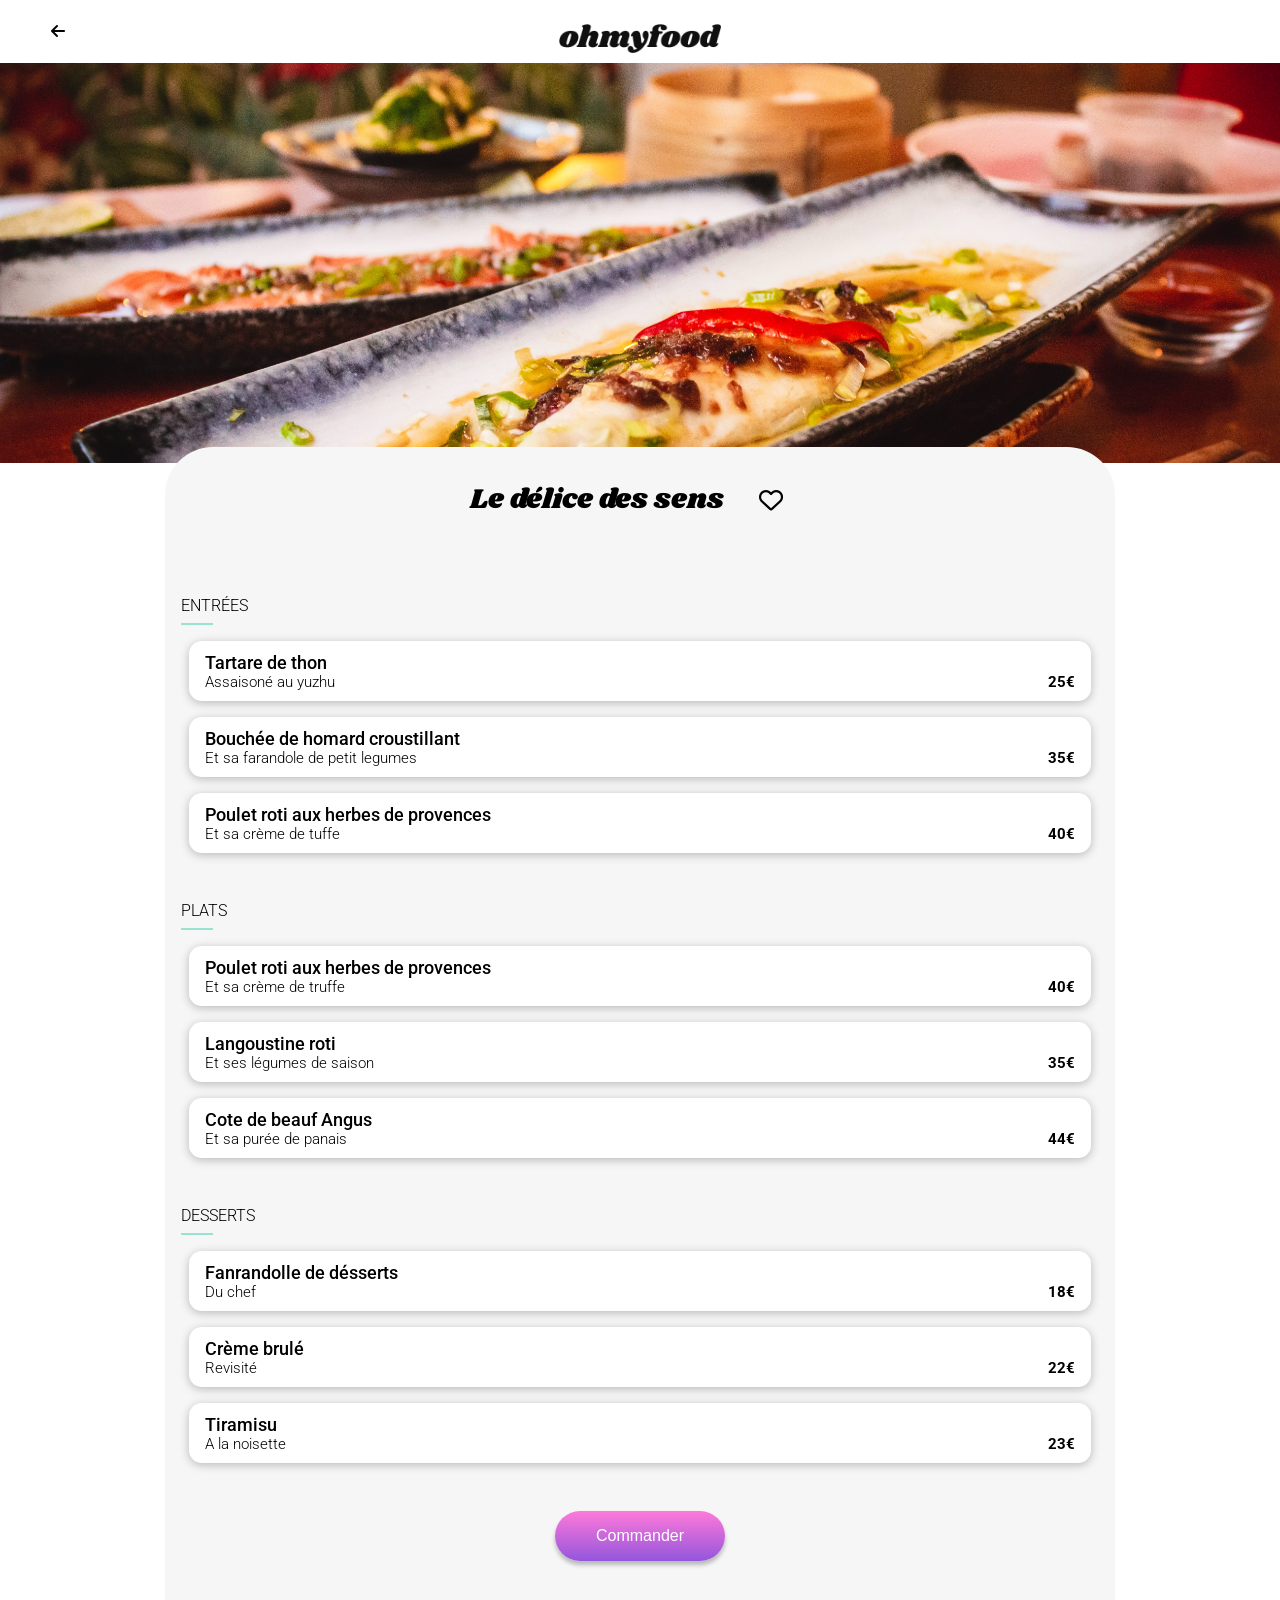
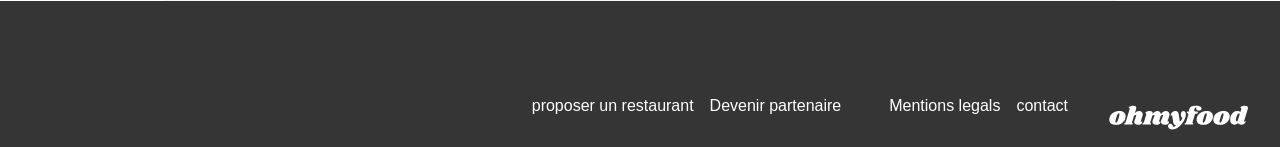
<file: restaurants/leDeliceDesSens.html>
<!doctype html>
<html lang="fr">
  <head>
    <meta charset="UTF-8">
    <meta content="width=device-width, user-scalable=no, initial-scale=1.0, maximum-scale=1.0, minimum-scale=1.0"
          name="viewport">
    <meta content="ie=edge" http-equiv="X-UA-Compatible">
    <link rel="stylesheet" href="https://cdnjs.cloudflare.com/ajax/libs/font-awesome/6.2.1/css/all.min.css">
    <link href="https://fonts.googleapis.com" rel="preconnect">
    <link crossorigin href="https://fonts.gstatic.com" rel="preconnect">
    <link href="https://fonts.googleapis.com/css2?family=Lato:ital,wght@0,100;0,300;0,400;0,700;0,900;1,100;1,300;1,400;1,700;1,900&family=Manrope:wght@200..800&family=Montserrat:ital,wght@0,100..900;1,100..900&family=Roboto:ital,wght@0,100..900;1,100..900&display=swap"
          rel="stylesheet">
    <link href="https://fonts.googleapis.com" rel="preconnect">
    <link crossorigin href="https://fonts.gstatic.com" rel="preconnect">
    <link href="https://fonts.googleapis.com/css2?family=Lato:ital,wght@0,100;0,300;0,400;0,700;0,900;1,100;1,300;1,400;1,700;1,900&family=Manrope:wght@200..800&family=Montserrat:ital,wght@0,100..900;1,100..900&family=Roboto:ital,wght@0,100..900;1,100..900&family=Shrikhand&display=swap"
          rel="stylesheet">
    <link href="../css/style.css" rel="stylesheet">
    <title>OhMyFood - restauraznt - Le délice des sens</title>
  </head>
  <body>
    <header>
      <div class="header">
        <div class="header__btnRetour"><a href="../index.html"><i class="fa-solid fa-arrow-left"></i></a></div>
        <img alt="Logo princpale de PhMyFood" class="header__logo" src="../images/logo/ohmyfood.png"/>
      </div>
    </header>
    <main>
      <section class="container">
        <div class="container__image">
          <img alt="La Palette du Gout" src="../images/restaurants/louis-hansel-shotsoflouis-qNBGVyOCY8Q-unsplash.jpg">
        </div>
      </section>
      <section class="container__type">
        <article class="container__type__titre">
          <h1 class="container__type__titre__menu">Le délice des sens</h1>
          <div class="container__type__titre__like">
            <div class="heart-container">
              <i class="fa-regular fa-heart heart-empty"></i>
              <i class="fa-solid fa-heart heart-full"></i>
            </div>
          </div>
        </article>
        <article class="container__type__menu">
          <div class="container__type__menu__titre">
            <div class="container__type__menu__titre--titre">ENTRÉES</div>
            <div class="container__type__menu__titre--ligne"></div>
          </div>
          <div class="container__type__menu__details btn-round">
            <div class="container__type__menu__details__recette">
              <div class="container__type__menu__details__recette--titre">Tartare de thon</div>
              <div class="container__type__menu__details__recette--detailRecette">Assaisoné au yuzhu
              </div>
            </div>
            <div class="container__type__menu__details__recette--prix">
              <div class="container__type__menu__details__recette--prix--valeur">25€</div>
              <div class="container__type__menu__details__recette--prix--hover"><i
                      class="fa-solid fa-circle-check container__type__menu__details__recette--prix--hover--icone"></i>
              </div>
            </div>
          </div>
          <div class="container__type__menu__details btn-round">
            <div class="container__type__menu__details__recette">
              <div class="container__type__menu__details__recette--titre">Bouchée de homard croustillant</div>
              <div class="container__type__menu__details__recette--detailRecette">Et sa farandole de petit legumes
              </div>
            </div>
            <div class="container__type__menu__details__recette--prix">
              <div class="container__type__menu__details__recette--prix--valeur">35€</div>
              <div class="container__type__menu__details__recette--prix--hover"><i
                      class="fa-solid fa-circle-check container__type__menu__details__recette--prix--hover--icone"></i>
              </div>
            </div>
          </div>
          <div class="container__type__menu__details btn-round">
            <div class="container__type__menu__details__recette">
              <div class="container__type__menu__details__recette--titre">Poulet roti aux herbes de provences</div>
              <div class="container__type__menu__details__recette--detailRecette">Et sa crème de tuffe
              </div>
            </div>
            <div class="container__type__menu__details__recette--prix">
              <div class="container__type__menu__details__recette--prix--valeur">40€</div>
              <div class="container__type__menu__details__recette--prix--hover"><i
                      class="fa-solid fa-circle-check container__type__menu__details__recette--prix--hover--icone"></i>
              </div>
            </div>
          </div>
        </article>
        <article class="container__type__menu">
          <div class="container__type__menu__titre">
            <div class="container__type__menu__titre--titre">PLATS</div>
            <div class="container__type__menu__titre--ligne"></div>
          </div>
          <div class="container__type__menu__details btn-round">
            <div class="container__type__menu__details__recette">
              <div class="container__type__menu__details__recette--titre">Poulet roti aux herbes de provences
              </div>
              <div class="container__type__menu__details__recette--detailRecette">Et sa crème de truffe
              </div>
            </div>
            <div class="container__type__menu__details__recette--prix">
              <div class="container__type__menu__details__recette--prix--valeur">40€</div>
              <div class="container__type__menu__details__recette--prix--hover"><i
                      class="fa-solid fa-circle-check container__type__menu__details__recette--prix--hover--icone"></i>
              </div>
            </div>
          </div>
          <div class="container__type__menu__details btn-round">
            <div class="container__type__menu__details__recette">
              <div class="container__type__menu__details__recette--titre">Langoustine roti</div>
              <div class="container__type__menu__details__recette--detailRecette">Et ses légumes de saison
              </div>
            </div>
            <div class="container__type__menu__details__recette--prix">
              <div class="container__type__menu__details__recette--prix--valeur">35€</div>
              <div class="container__type__menu__details__recette--prix--hover"><i
                      class="fa-solid fa-circle-check container__type__menu__details__recette--prix--hover--icone"></i>
              </div>
            </div>
          </div>
          <div class="container__type__menu__details btn-round">
            <div class="container__type__menu__details__recette">
              <div class="container__type__menu__details__recette--titre">Cote de beauf Angus</div>
              <div class="container__type__menu__details__recette--detailRecette">Et sa purée de panais
              </div>
            </div>
            <div class="container__type__menu__details__recette--prix">
              <div class="container__type__menu__details__recette--prix--valeur">44€</div>
              <div class="container__type__menu__details__recette--prix--hover"><i
                      class="fa-solid fa-circle-check container__type__menu__details__recette--prix--hover--icone"></i>
              </div>
            </div>
          </div>
        </article>
        <article class="container__type__menu">
          <div class="container__type__menu__titre">
            <div class="container__type__menu__titre--titre">DESSERTS</div>
            <div class="container__type__menu__titre--ligne"></div>
          </div>
          <div class="container__type__menu__details btn-round">
            <div class="container__type__menu__details__recette">
              <div class="container__type__menu__details__recette--titre">Fanrandolle de désserts
              </div>
              <div class="container__type__menu__details__recette--detailRecette">Du chef
              </div>
            </div>
            <div class="container__type__menu__details__recette--prix">
              <div class="container__type__menu__details__recette--prix--valeur">18€</div>
              <div class="container__type__menu__details__recette--prix--hover"><i
                      class="fa-solid fa-circle-check container__type__menu__details__recette--prix--hover--icone"></i>
              </div>
            </div>
          </div>
          <div class="container__type__menu__details btn-round">
            <div class="container__type__menu__details__recette">
              <div class="container__type__menu__details__recette--titre">Crème brulé</div>
              <div class="container__type__menu__details__recette--detailRecette">Revisité
              </div>
            </div>
            <div class="container__type__menu__details__recette--prix">
              <div class="container__type__menu__details__recette--prix--valeur">22€</div>
              <div class="container__type__menu__details__recette--prix--hover"><i
                      class="fa-solid fa-circle-check container__type__menu__details__recette--prix--hover--icone"></i>
              </div>
            </div>
          </div>
          <div class="container__type__menu__details btn-round">
            <div class="container__type__menu__details__recette">
              <div class="container__type__menu__details__recette--titre">Tiramisu</div>
              <div class="container__type__menu__details__recette--detailRecette">A la noisette
              </div>
            </div>
            <div class="container__type__menu__details__recette--prix">
              <div class="container__type__menu__details__recette--prix--valeur">23€</div>
              <div class="container__type__menu__details__recette--prix--hover"><i
                      class="fa-solid fa-circle-check container__type__menu__details__recette--prix--hover--icone"></i>
              </div>
            </div>
          </div>
        </article>
        <button class="menu__button menu__button__commander btn-round margin-auto">Commander</button>
      </section>
    </main>
    <footer>
      <section class="footer__section">
        <div class="footer__section__img"><img alt="" src="../images/logo/ohmyfood@2x.svg">
        </div>
        <div class="footer__section__texte">
          <p>proposer un restaurant</p>
          <p>Devenir partenaire</p>
          <p>Mentions legals</p>
          <p>contact</p>
        </div>
      </section>
    </footer>
  </body>
</html>
</file>
<file: css/style.css>
* {
  margin: 0;
  padding: 0;
  box-sizing: border-box;
  font-family: "Roboto Light", sans-serif;
}

img {
  display: block;
}

a {
  text-decoration: none;
  color: inherit;
}

a:visited {
  color: inherit;
}

h1 {
  font-weight: 400;
}

h3 {
  font-weight: 700;
}

h4 {
  font-weight: 500;
}

.btn-round {
  border-radius: 25px;
  border: none;
}

.margin-auto {
  margin: 0 auto;
}

.heart-container {
  display: flex;
  justify-content: center;
  align-items: center;
  position: relative;
  cursor: pointer;
  font-size: 24px;
  width: 30px;
  height: 30px;
}
.heart-container .heart-empty {
  position: absolute;
  color: black;
  transition: opacity 300ms ease-in-out;
}
.heart-container .heart-full {
  position: absolute;
  background: linear-gradient(to top, #9356DC, #FF79DA);
  background-clip: text;
  color: transparent;
  opacity: 0;
  transition: opacity 100ms ease-in-out;
  z-index: 5;
}
.heart-container:hover .heart-full {
  opacity: 1;
}
.heart-container:hover .heart-empty {
  opacity: 0;
}

.container__image {
  width: 100%;
  height: 270px;
  object-fit: cover;
  margin-top: 2%;
}
@media (min-width: 1024px) {
  .container__image {
    max-width: 1440px;
    height: 400px;
    margin: auto;
  }
}
.container__image img {
  width: 100%;
  height: 100%;
}
@media (min-width: 1024px) {
  .container__image img {
    object-fit: cover;
  }
}

.container__type {
  position: relative;
  display: flex;
  justify-content: start;
  flex-direction: column;
  border-radius: 3rem 3rem 0 0;
  height: 100%;
  background: #F6F6F6;
  margin-top: -2rem;
}
@media (min-width: 1024px) {
  .container__type {
    max-width: 950px;
    margin: auto;
    margin-top: -1rem;
  }
}
.container__type__titre {
  display: flex;
  justify-content: space-between;
  align-items: center;
  width: 100%;
  padding-top: 2rem;
  padding-left: 0.5rem;
  margin-bottom: 8%;
}
@media (min-width: 1024px) {
  .container__type__titre {
    justify-content: center;
    column-gap: 2rem;
  }
}
.container__type__titre__menu {
  font-family: "shrikhand";
  font-weight: 400;
  font-size: 28px;
}
.container__type__titre__like {
  display: flex;
  justify-content: center;
  align-items: center;
  padding-right: 2rem;
}
.container__type__titre__like > svg {
  width: 25px;
  height: 25px;
  margin-right: 0.5rem;
}
.container__type__menu {
  margin-bottom: 10%;
}
@media (min-width: 1024px) {
  .container__type__menu {
    margin-bottom: 2rem;
  }
}
.container__type__menu__titre {
  padding-left: 1rem;
  margin-bottom: 1rem;
}
.container__type__menu__titre--titre {
  font-family: "roboto";
  font-weight: 300;
  font-size: 16px;
  width: 2rem;
}
.container__type__menu__titre--ligne {
  border-bottom: 2px solid #99E2D0;
  padding-top: 0.5rem;
  width: 2rem;
}
.container__type__menu__details {
  width: 95%;
  height: 60px;
  display: flex;
  justify-content: space-between;
  align-items: center;
  background: white;
  cursor: pointer;
  overflow: hidden;
  box-shadow: 0px 2px 10px rgba(0, 0, 0, 0.25);
  margin: 1rem auto;
  border-radius: 0.8rem;
}
.container__type__menu__details__recette {
  padding-left: 1rem;
  flex: 1;
  min-width: 0;
  overflow: hidden;
}
.container__type__menu__details__recette--titre {
  font-family: "roboto";
  font-weight: 500;
  font-size: 18px;
  white-space: nowrap;
  overflow: hidden;
  text-overflow: ellipsis;
}
.container__type__menu__details__recette--detailRecette {
  font-family: "roboto";
  font-weight: 300;
  font-size: 15px;
  white-space: nowrap;
  overflow: hidden;
  text-overflow: ellipsis;
}
.container__type__menu__details__recette--prix {
  display: flex;
  align-items: center;
  height: 100%;
}
.container__type__menu__details__recette--prix--valeur {
  font-family: "roboto";
  font-weight: 700;
  font-size: 15px;
  display: flex;
  align-items: flex-end;
  padding-right: 1rem;
  padding-bottom: 10px;
  height: 100%;
}
.container__type__menu__details__recette--prix--hover {
  background: #99E2D0;
  height: 60px;
  width: 60px;
  margin-right: -60px;
  transition: margin-right 400ms ease-in-out;
  display: flex;
  justify-content: center;
  align-items: center;
}
.container__type__menu__details__recette--prix--hover--icone {
  font-size: 22px;
  color: white;
  transition: transform 400ms ease-in-out;
}
.container__type__menu__details:hover .container__type__menu__details__recette--prix--hover {
  margin-right: 0;
}
.container__type__menu__details:hover .container__type__menu__details__recette--prix--hover--icone {
  transform: rotate(360deg);
}
.container__type .menu__button__commander {
  width: 170px;
  margin-top: 0;
}

.header {
  display: flex;
  justify-content: center;
  align-items: center;
  height: 63px;
  margin: auto;
}
.header__test {
  position: absolute;
  left: 3%;
  top: 2rem;
}
.header__logo {
  width: 162px;
  height: 44px;
  margin-top: 14px;
  object-fit: contain;
}
.header__btnRetour {
  position: absolute;
  left: 4%;
}

.header__ville {
  display: flex;
  justify-content: center;
  align-items: center;
  margin-top: 15px;
  background: #EAEAEA;
  height: 49.5px;
  width: 100%;
}
.header__ville--icon {
  display: flex;
  justify-content: center;
  align-items: center;
  height: 16px;
  width: 12px;
  margin-right: 17px;
}

.menu {
  display: flex;
  justify-content: center;
  align-items: center;
  flex-direction: column;
  background: #F6F6F6;
}
.menu__title {
  width: 275px;
  height: 68px;
  font-weight: 700;
  font-size: 24px;
  text-align: center;
  margin-top: 39px;
}
@media (min-width: 1024px) {
  .menu__title {
    width: 100%;
  }
}
.menu__description {
  width: 315px;
  height: 46px;
  text-align: center;
  font-weight: 300;
  font-size: 18px;
}
@media (min-width: 1024px) {
  .menu__description {
    width: 100%;
  }
}
.menu__button {
  width: 218px;
  height: 50px;
  font-weight: 500;
  font-size: 16px;
  background: linear-gradient(to top, #9356DC, #FF79DA);
  color: white;
  margin-top: 27px;
  margin-bottom: 40px;
  box-shadow: 0 4px 4px rgba(0, 0, 0, 0.25);
}
.menu__button:hover {
  opacity: 0.9;
}

.fonctionnement {
  height: 440px;
  max-width: 300px;
  margin: auto;
}
@media (min-width: 1024px) {
  .fonctionnement {
    display: flex;
    flex-direction: column;
    align-items: center;
    justify-content: start;
    height: unset;
  }
}
.fonctionnement__title {
  font-weight: 700;
  font-size: 24px;
  padding: 48px 0 26px 15px;
  margin-left: -2rem;
}
@media (min-width: 1024px) {
  .fonctionnement__title {
    margin-left: -49rem;
  }
}
.fonctionnement__btn {
  display: flex;
  justify-content: center;
  align-items: center;
  flex-direction: column;
}
@media (min-width: 1024px) {
  .fonctionnement__btn {
    display: flex;
    column-gap: 2rem;
    align-items: unset;
    justify-content: unset;
    flex-direction: row;
  }
}
.fonctionnement__btn__fonctionnement {
  display: flex;
  justify-content: center;
  align-items: center;
  width: 320px;
  height: 72px;
  font-weight: 500;
  font-size: 16px;
  background: #F6F6F6;
  color: black;
  position: relative;
  margin-bottom: 25px;
  justify-content: start;
  padding-left: 50px;
  gap: 10px;
}
@media (min-width: 1024px) {
  .fonctionnement__btn__fonctionnement {
    width: 284px;
  }
}
.fonctionnement__btn__fonctionnement--texte {
  font-weight: 500;
  font-size: 16px;
}
.fonctionnement__btn__fonctionnement--icone {
  color: #9356DC;
}
.fonctionnement__btn__fonctionnement--number {
  width: 35px;
  height: 35px;
  display: flex;
  justify-content: center;
  align-items: center;
  position: absolute;
  left: -15px;
  top: 20px;
  border-radius: 20px;
  background: #9356DC;
  color: white;
}
.fonctionnement__btn__fonctionnement:last-child {
  margin-bottom: 68px;
}

.restaurant {
  display: flex;
  align-items: start;
  flex-direction: column;
  background: #F6F6F6;
}
@media (min-width: 1024px) {
  .restaurant {
    flex-direction: unset;
    flex-wrap: wrap;
  }
}
.restaurant__title {
  padding: 54px 0 0 20px;
  font-weight: 700;
  font-size: 24px;
  margin-bottom: 20px;
}
@media (min-width: 1024px) {
  .restaurant__title {
    width: 100%;
  }
}
.restaurant__vignette {
  width: 90%;
  height: 330px;
  border-radius: 15px;
  margin: auto;
  margin-bottom: 20px;
}
@media (min-width: 1024px) {
  .restaurant__vignette {
    width: 45%;
  }
}
.restaurant__vignette__column {
  width: 100%;
  height: 100%;
  display: flex;
  justify-content: start;
  flex-direction: column;
}
.restaurant__vignette__column--img {
  width: 100%;
  height: 220px;
  border-radius: 15px;
  object-fit: cover;
  position: relative;
}
.restaurant__vignette__column--img--nouveau {
  display: flex;
  justify-content: center;
  align-items: center;
  position: absolute;
  height: 35px;
  width: 95px;
  background: blue;
  top: 2%;
  right: 4%;
  color: #008766;
  background: #99E2D0;
}
.restaurant__vignette__column--img--section {
  position: relative;
}
.restaurant__vignette__column__flexBottom {
  width: 100%;
  height: 30%;
  display: flex;
  justify-content: space-between;
  background: white;
  margin-bottom: 10px;
  border-radius: 0 0 15px 15px;
}
.restaurant__vignette__column__flexBottom--left {
  width: 55%;
  height: 100%;
  display: flex;
  justify-content: center;
  flex-direction: column;
  padding-left: 10px;
  row-gap: 5px;
}
.restaurant__vignette__column__flexBottom--left--title {
  font-weight: 700;
  font-size: 18px;
}
.restaurant__vignette__column__flexBottom--left--description {
  font-weight: 300;
  font-size: 17px;
}
.restaurant__vignette__column__flexBottom__right {
  width: 20%;
  height: 100%;
  display: flex;
  justify-content: center;
  align-items: center;
}
.restaurant__vignette__column__flexBottom__right--svg {
  width: 25px;
  height: 25px;
}

.restaurantContainer {
  max-width: 375px;
  margin: auto;
}
@media (min-width: 1024px) {
  .restaurantContainer {
    display: flex;
    flex-wrap: wrap;
    max-width: 1000px;
    margin: auto;
  }
}

.footer__section {
  background: #353535;
  display: flex;
  justify-content: start;
  flex-direction: column;
}
@media (min-width: 1024px) {
  .footer__section {
    flex-direction: row-reverse;
    justify-content: end;
    align-items: end;
  }
}
@media (min-width: 1024px) {
  .footer__section__img {
    transform: translate(-2rem, -1rem);
  }
}
.footer__section__img > img {
  width: 139px;
  height: 27px;
  margin: 22px 0 0 25px;
  filter: brightness(0) invert(1);
}
.footer__section__texte {
  color: white;
  display: flex;
  flex-direction: column;
  row-gap: 0.4rem;
  font-size: 16px;
  margin: 5% 0 5% 25px;
}
@media (min-width: 1024px) {
  .footer__section__texte {
    flex-direction: row;
    column-gap: 1rem;
    transform: translate(-3rem, 2rem);
  }
  .footer__section__texte > p:nth-child(2) {
    margin-right: 2rem;
  }
}

.loader {
  position: fixed;
  display: flex;
  justify-content: center;
  align-items: center;
  flex-direction: column;
  width: 100vw;
  height: 100vh;
  min-height: 100%;
  inset: 0;
  background: grey;
  z-index: 100;
  animation: hideloader 0.5s ease 3s forwards;
}
.loader__tournant {
  width: 55px;
  height: 55px;
  border-top: 5px solid #9356DC;
  border-radius: 50%;
  animation: spin 800ms linear infinite;
}
.loader p {
  color: white;
  margin-top: 20px;
}

@keyframes hideloader {
  to {
    opacity: 0;
    visibility: hidden;
    pointer-events: none;
  }
}
@keyframes spin {
  to {
    transform: rotate(360deg);
  }
}

/*# sourceMappingURL=style.css.map */
</file>
